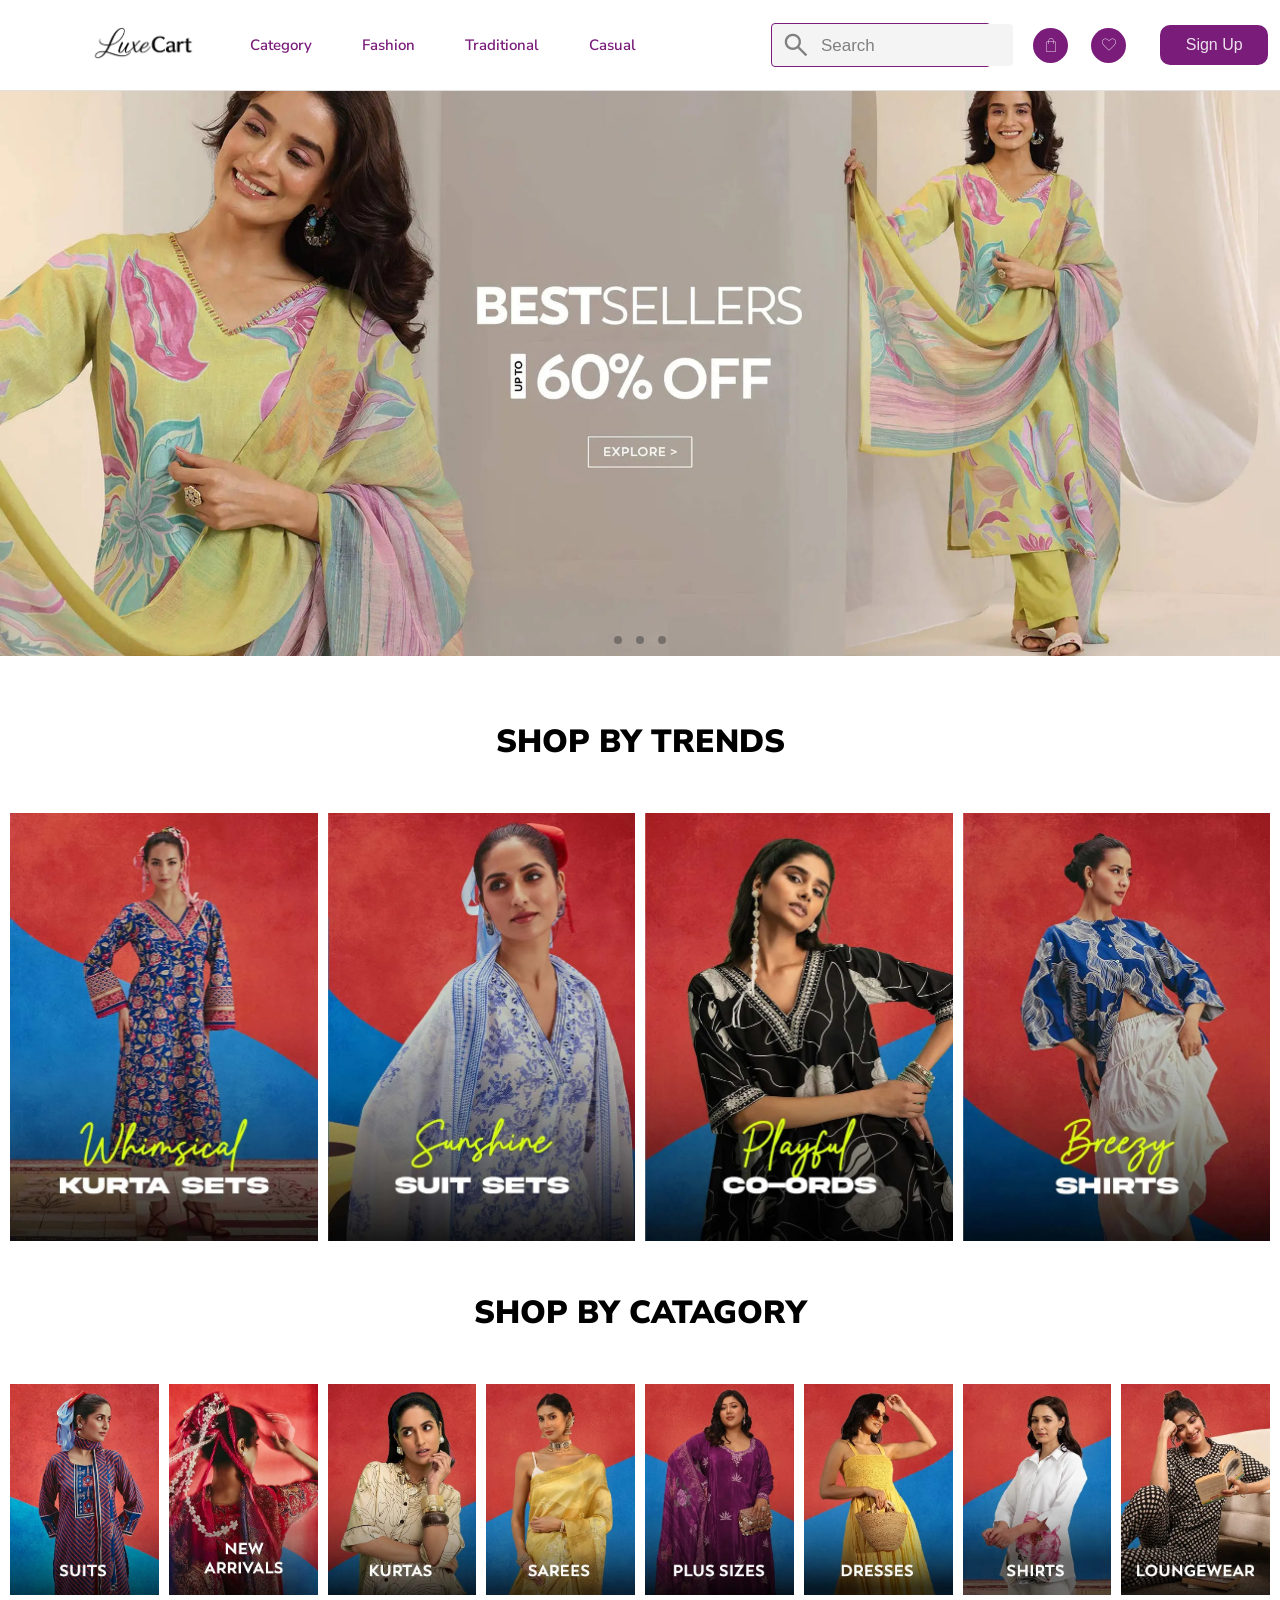
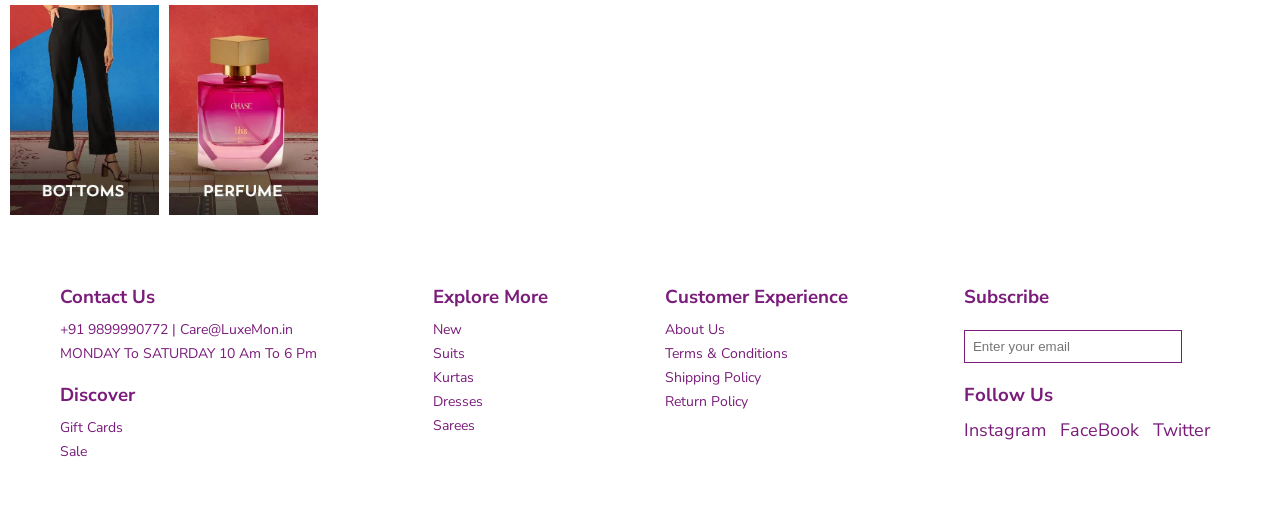
<file: index.html>
<!DOCTYPE html>
<html lang="en">

<head>
    <meta charset="UTF-8">
    <meta name="viewport" content="width=device-width, initial-scale=1.0">
    <title>Womens E-Commerce</title>
</head>
<link rel="preconnect" href="https://fonts.googleapis.com">
<link rel="preconnect" href="https://fonts.gstatic.com" crossorigin>
<link
    href="https://fonts.googleapis.com/css2?family=Bitcount+Single+Ink:wght@100..900&family=Google+Sans:ital,opsz,wght@0,17..18,400..700;1,17..18,400..700&family=Nunito+Sans:ital,opsz,wght@0,6..12,200..1000;1,6..12,200..1000&display=swap"
    rel="stylesheet">
<link href="https://fonts.googleapis.com/css2?family=Poppins:wght@300&display=swap" rel="stylesheet">
<link href="https://fonts.googleapis.com/css2?family=Material+Symbols+Outlined" rel="stylesheet">
<link rel="stylesheet" href="style.css">

<body>
    <div id="NavBar"></div>

    <div class="slider">
        <div class="slides">
            <img src="asset/Slider/slide1.jpg" alt="">
            <img src="asset/Slider/slide2.jpg" alt="">
            <img src="asset/Slider/slide3.jpg" alt="">
            <img src="asset/Slider/slide1.jpg" alt="">

        </div>
        <div class="dots">
            <span></span>
            <span></span>
            <span></span>
        </div>
    </div>



    <h1 Class="Heading">SHOP BY TRENDS</h1>


    <div class="HomeGrids">
        <img src="asset/HomeCardGrid/grid1.jpg" alt="">
        <img src="asset/HomeCardGrid/grid2.jpg" alt="">
        <img src="asset/HomeCardGrid/grid3.jpg" alt="">
        <img src="asset/HomeCardGrid/grid4.jpg" alt="">
    </div>

    <h1 Class="Heading">SHOP BY CATAGORY</h1>


    <div class="HomeGrids">
        <img src="asset/HomeCardGrid/2grid1.jpg" alt="">
        <img src="asset/HomeCardGrid/2grid2.jpg" alt="">
        <img src="asset/HomeCardGrid/2grid3.jpg" alt="">
        <img src="asset/HomeCardGrid/2grid4.jpg" alt="">
        <img src="asset/HomeCardGrid/2grid5.jpg" alt="">
        <img src="asset/HomeCardGrid/2grid6.jpg" alt="">
        <img src="asset/HomeCardGrid/2grid7.jpg" alt="">
        <img src="asset/HomeCardGrid/2grid8.jpg" alt="">
        <img src="asset/HomeCardGrid/2grid9.jpg" alt="">
        <img src="asset/HomeCardGrid/2grid10.jpg" alt="">
    </div>


    <div id="Footer"></div>


  <script src="script.js"></script>
</body>

</html>
</file>
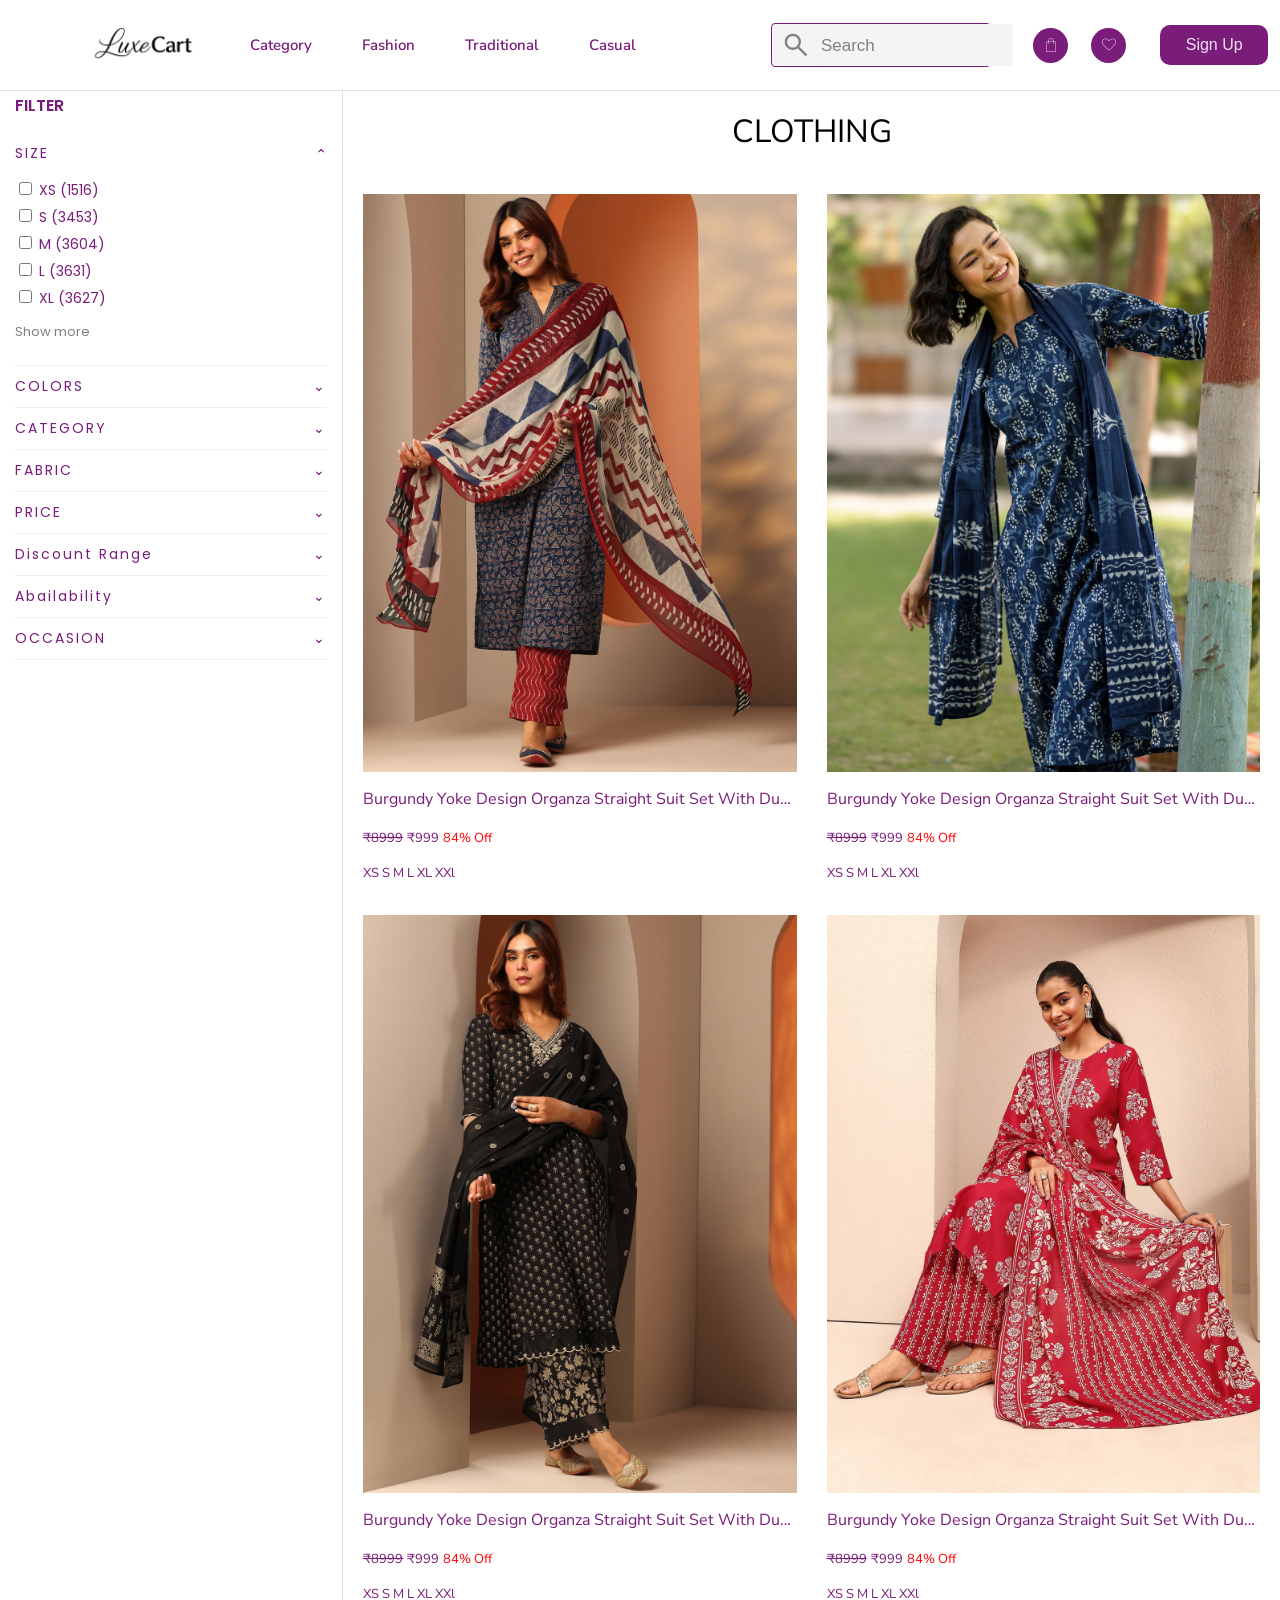
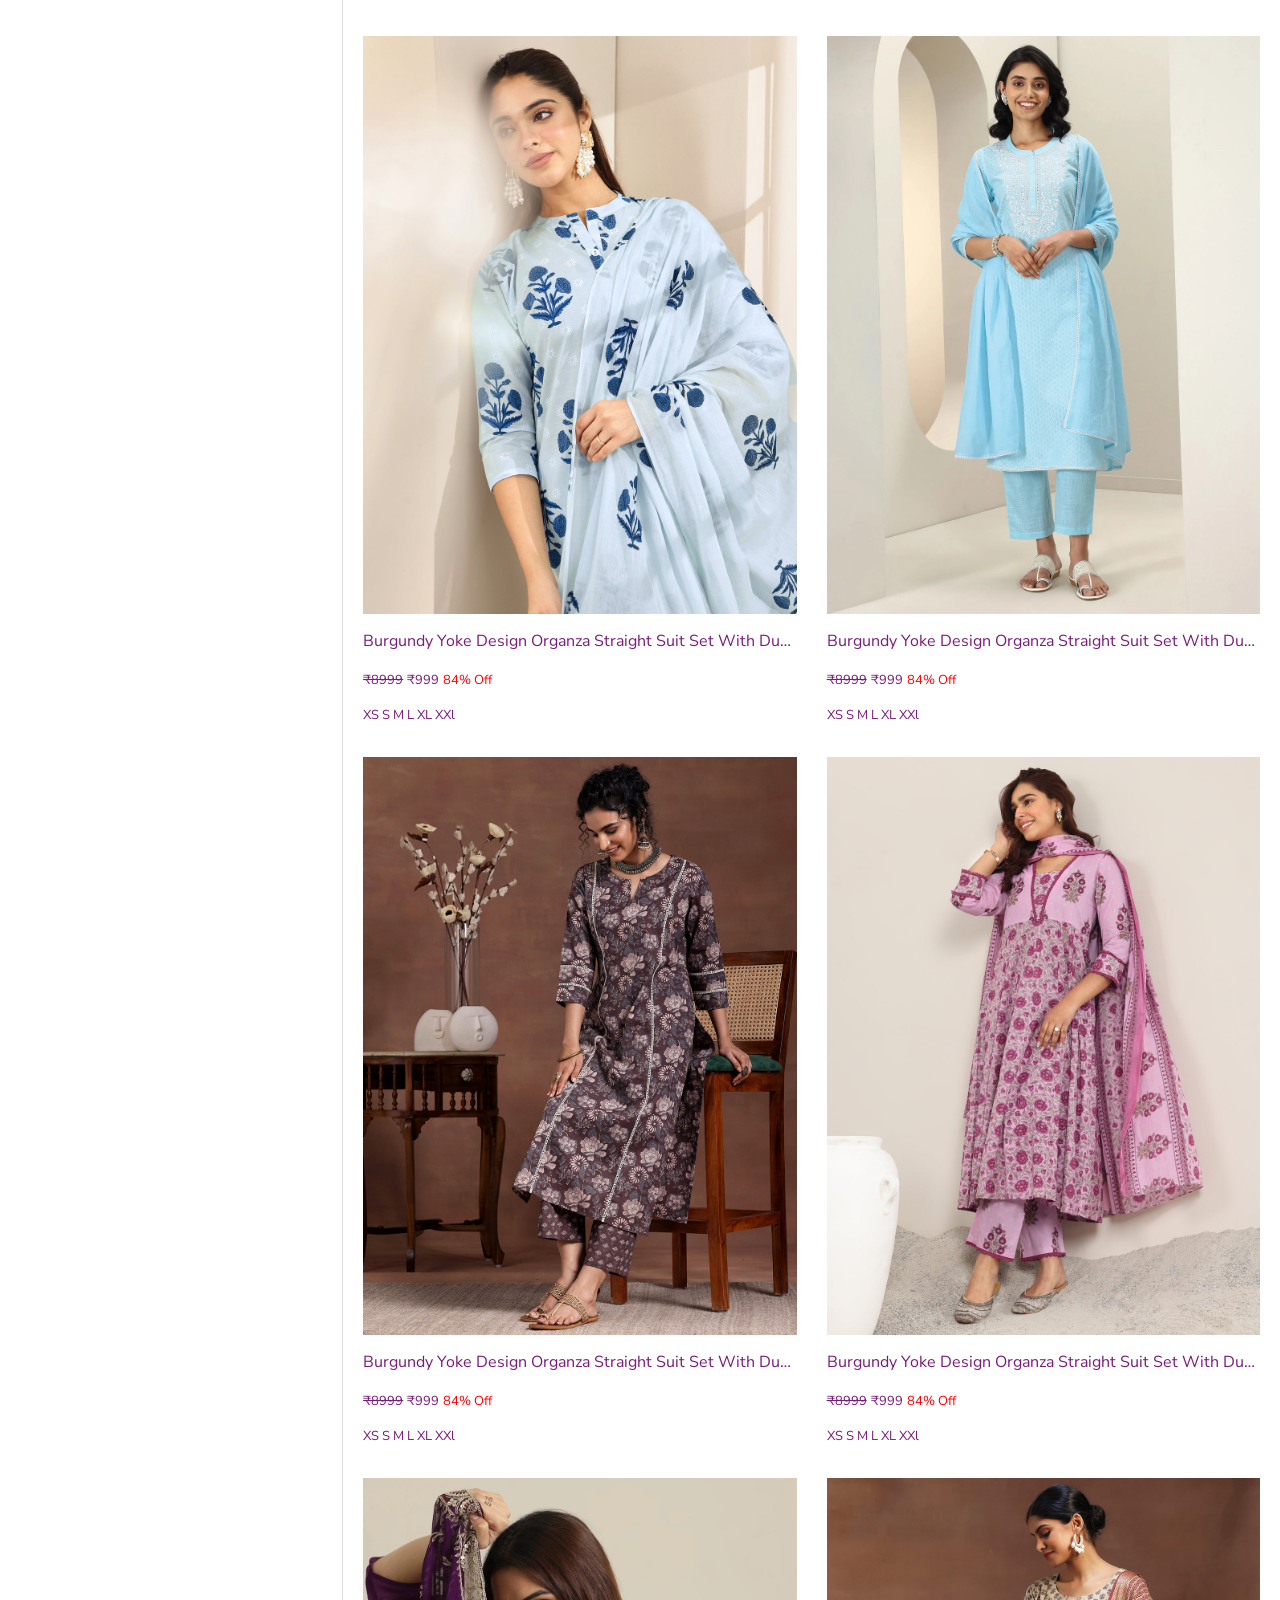
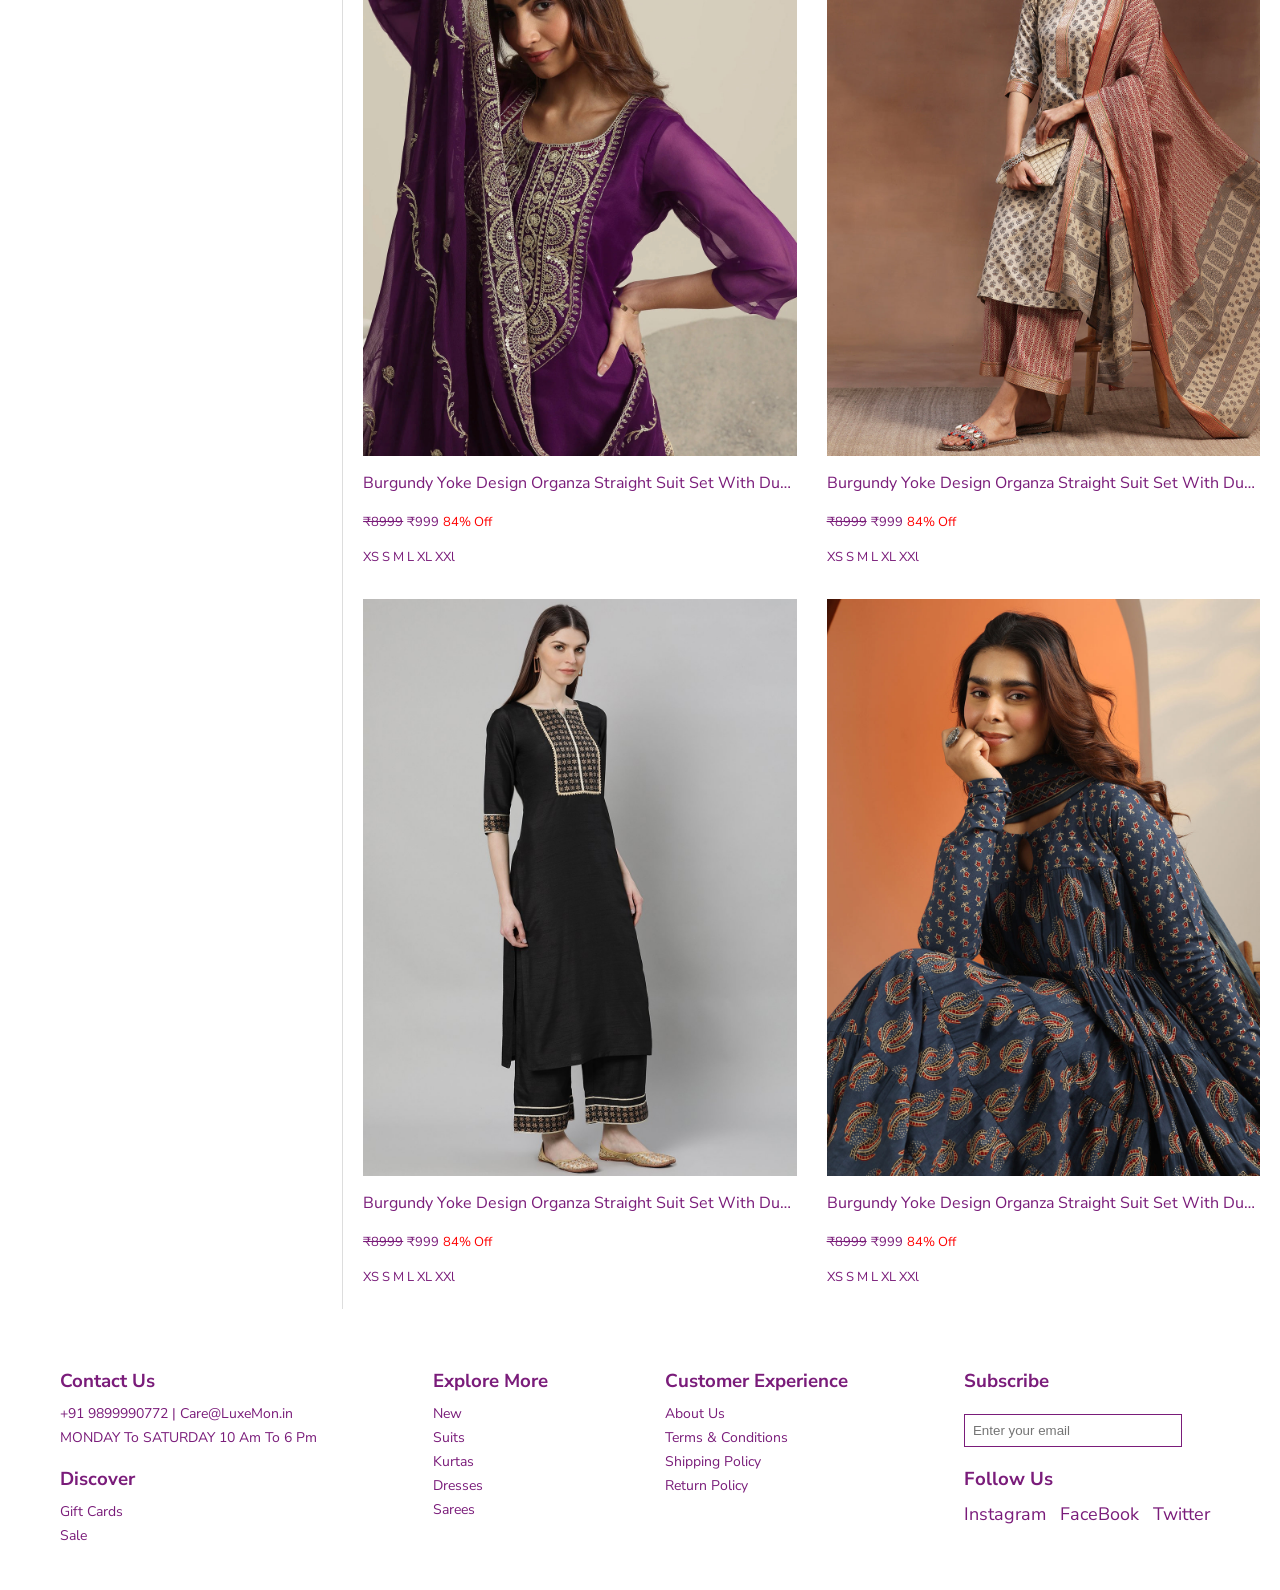
<file: ProductListing.html>
<!DOCTYPE html>
<html lang="en">

<head>
    <meta charset="UTF-8">
    <meta name="viewport" content="width=device-width, initial-scale=1.0">
    <title>Document</title>
    <link rel="stylesheet" href="style.css">

</head>

<body>
    <div id="NavBar"></div>

    <div class="mainsection">
        <div class="filter">

            <div class="filter-title">FILTER</div>

            <div class="section active">
                <div class="header">SIZE</div>
                <div class="content">
                    <label><input type="checkbox"> XS (1516)</label>
                    <label><input type="checkbox"> S (3453)</label>
                    <label><input type="checkbox"> M (3604)</label>
                    <label><input type="checkbox"> L (3631)</label>
                    <label><input type="checkbox"> XL (3627)</label>
                    <p class="more">Show more</p>
                </div>
            </div>

            <div class="section">
                <div class="header">COLORS</div>
                <div class="content">
                    <label><input type="checkbox"> Red</label>
                    <label><input type="checkbox"> Blue</label>
                </div>
            </div>

            <div class="section">
                <div class="header">CATEGORY</div>
                <div class="content">
                    <label><input type="checkbox"> Kurta</label>
                    <label><input type="checkbox"> Saree</label>
                </div>
            </div>

            <div class="section">
                <div class="header">FABRIC</div>
                <div class="content">
                    <label><input type="checkbox"> Cotton</label>
                    <label><input type="checkbox"> Silk</label>
                </div>
            </div>

            <div class="section">
                <div class="header">PRICE</div>
                <div class="content">
                    <label><input type="checkbox">Below 500</label>
                    <label><input type="checkbox">500 - 1000</label>
                    <label><input type="checkbox">1000 - 2000</label>
                    <label><input type="checkbox">2000 - 3000</label>
                    <label><input type="checkbox">3000 - 4000</label>
                    <label><input type="checkbox">
                        < 5000</label>
                </div>
            </div>

            <div class="section">
                <div class="header">Discount Range</div>
                <div class="content">
                    <label><input type="checkbox">
                        < 10% (86,490)</label>
                            <label><input type="checkbox">10% and above (1,093,807)</label>
                            <label><input type="checkbox">20% and above (1,069,909)</label>
                            <label><input type="checkbox">30% and above (1,040,065)</label>
                            <label><input type="checkbox">40% and above (994,661)</label>
                </div>
            </div>

            <div class="section">
                <div class="header">Abailability</div>
                <div class="content">
                    <label><input type="checkbox">
                        In stock (4621) </label>
                    <label><input type="checkbox">Out of stock (2526)</label>
                </div>
            </div>


                <div class="section">
                    <div class="header">OCCASION</div>
                    <div class="content">
                        <label><input type="checkbox">Festive Wear</label>
                        <label><input type="checkbox">Casual Wear</label>
                        <label><input type="checkbox">Work Wear</label>
                        <label><input type="checkbox">Party Wear</label>
                        <label><input type="checkbox">Daily Wear</label>
                    </div>
                </div>
        </div>


        <div class="ProductListing">
            <h1 class="Heading2">CLOTHING</h1>


            <div class="Prod">
            <a href="ProductPage.html" class="productlink">
                <div class="MainProd">
                    <img src="asset/Product/Dress1.jpg" alt=""> 
                    <p class="pdec">Burgundy Yoke Design Organza Straight Suit Set With Dupatta</p>
                    <p> <span class="Price">₹8999</span>  <span class="salePrice">₹999</span> <span class="SalePercent">84% Off</span> </p>
                    <p class="SaleSize"> XS  S  M  L  XL  XXl </p>
                </div>
            </a>


            <a href="ProductPage.html" class="productlink">
                <div class="MainProd">
                    <img src="asset/Product/Dress2.jpg" alt=""> 
                    <p class="pdec">Burgundy Yoke Design Organza Straight Suit Set With Dupatta</p>
                    <p> <span class="Price">₹8999</span>  <span class="salePrice">₹999</span> <span class="SalePercent">84% Off</span> </p>
                    <p class="SaleSize"> XS  S  M  L  XL  XXl </p>
                </div>
            </a>


            <a href="ProductPage.html" class="productlink">
                <div class="MainProd">
                    <img src="asset/Product/Dress3.jpg" alt=""> 
                    <p class="pdec">Burgundy Yoke Design Organza Straight Suit Set With Dupatta</p>
                    <p> <span class="Price">₹8999</span>  <span class="salePrice">₹999</span> <span class="SalePercent">84% Off</span> </p>
                    <p class="SaleSize"> XS  S  M  L  XL  XXl </p>
                </div>
            </a>


            <a href="ProductPage.html" class="productlink">
                <div class="MainProd">
                    <img src="asset/Product/Dress4.jpg" alt=""> 
                    <p class="pdec">Burgundy Yoke Design Organza Straight Suit Set With Dupatta</p>
                    <p> <span class="Price">₹8999</span>  <span class="salePrice">₹999</span> <span class="SalePercent">84% Off</span> </p>
                    <p class="SaleSize"> XS  S  M  L  XL  XXl </p>
                </div>
            </a>


            <a href="ProductPage.html" class="productlink">
                <div class="MainProd">
                    <img src="asset/Product/Dress5.jpg" alt=""> 
                    <p class="pdec">Burgundy Yoke Design Organza Straight Suit Set With Dupatta</p>
                    <p> <span class="Price">₹8999</span>  <span class="salePrice">₹999</span> <span class="SalePercent">84% Off</span> </p>
                    <p class="SaleSize"> XS  S  M  L  XL  XXl </p>
                </div>
            </a>


            <a href="ProductPage.html" class="productlink">
                <div class="MainProd">
                    <img src="asset/Product/Dress6.jpg" alt=""> 
                    <p class="pdec">Burgundy Yoke Design Organza Straight Suit Set With Dupatta</p>
                    <p> <span class="Price">₹8999</span>  <span class="salePrice">₹999</span> <span class="SalePercent">84% Off</span> </p>
                    <p class="SaleSize"> XS  S  M  L  XL  XXl </p>
                </div>
            </a>


            <a href="ProductPage.html" class="productlink">
                <div class="MainProd">
                    <img src="asset/Product/Dress7.jpg" alt=""> 
                    <p class="pdec">Burgundy Yoke Design Organza Straight Suit Set With Dupatta</p>
                    <p> <span class="Price">₹8999</span>  <span class="salePrice">₹999</span> <span class="SalePercent">84% Off</span> </p>
                    <p class="SaleSize"> XS  S  M  L  XL  XXl </p>
                </div>
            </a>


            <a href="ProductPage.html" class="productlink">
                <div class="MainProd">
                    <img src="asset/Product/Dress8.jpg" alt=""> 
                    <p class="pdec">Burgundy Yoke Design Organza Straight Suit Set With Dupatta</p>
                    <p> <span class="Price">₹8999</span>  <span class="salePrice">₹999</span> <span class="SalePercent">84% Off</span> </p>
                    <p class="SaleSize"> XS  S  M  L  XL  XXl </p>
                </div>
            </a>


            <a href="ProductPage.html" class="productlink">
                <div class="MainProd">
                    <img src="asset/Product/Dress9.jpg" alt=""> 
                    <p class="pdec">Burgundy Yoke Design Organza Straight Suit Set With Dupatta</p>
                    <p> <span class="Price">₹8999</span>  <span class="salePrice">₹999</span> <span class="SalePercent">84% Off</span> </p>
                    <p class="SaleSize"> XS  S  M  L  XL  XXl </p>
                </div>
            </a>


            <a href="ProductPage.html" class="productlink">
                <div class="MainProd">
                    <img src="asset/Product/Dress10.jpg" alt=""> 
                    <p class="pdec">Burgundy Yoke Design Organza Straight Suit Set With Dupatta</p>
                    <p> <span class="Price">₹8999</span>  <span class="salePrice">₹999</span> <span class="SalePercent">84% Off</span> </p>
                    <p class="SaleSize"> XS  S  M  L  XL  XXl </p>
                </div>
            </a>

               <a href="ProductPage.html" class="productlink">
                <div class="MainProd">
                    <img src="asset/Product/Dress11.jpg" alt=""> 
                    <p class="pdec">Burgundy Yoke Design Organza Straight Suit Set With Dupatta</p>
                    <p> <span class="Price">₹8999</span>  <span class="salePrice">₹999</span> <span class="SalePercent">84% Off</span> </p>
                    <p class="SaleSize"> XS  S  M  L  XL  XXl </p>
                </div>
            </a>


               <a href="ProductPage.html" class="productlink">
                <div class="MainProd">
                    <img src="asset/Product/Dress12.jpg" alt=""> 
                    <p class="pdec">Burgundy Yoke Design Organza Straight Suit Set With Dupatta</p>
                    <p> <span class="Price">₹8999</span>  <span class="salePrice">₹999</span> <span class="SalePercent">84% Off</span> </p>
                    <p class="SaleSize"> XS  S  M  L  XL  XXl </p>
                </div>
            </a>
                
               
            </div>
        </div>
    </div>

    <div id="Footer"></div>

    <script src="script.js"></script>

</body>

</html>
</file>
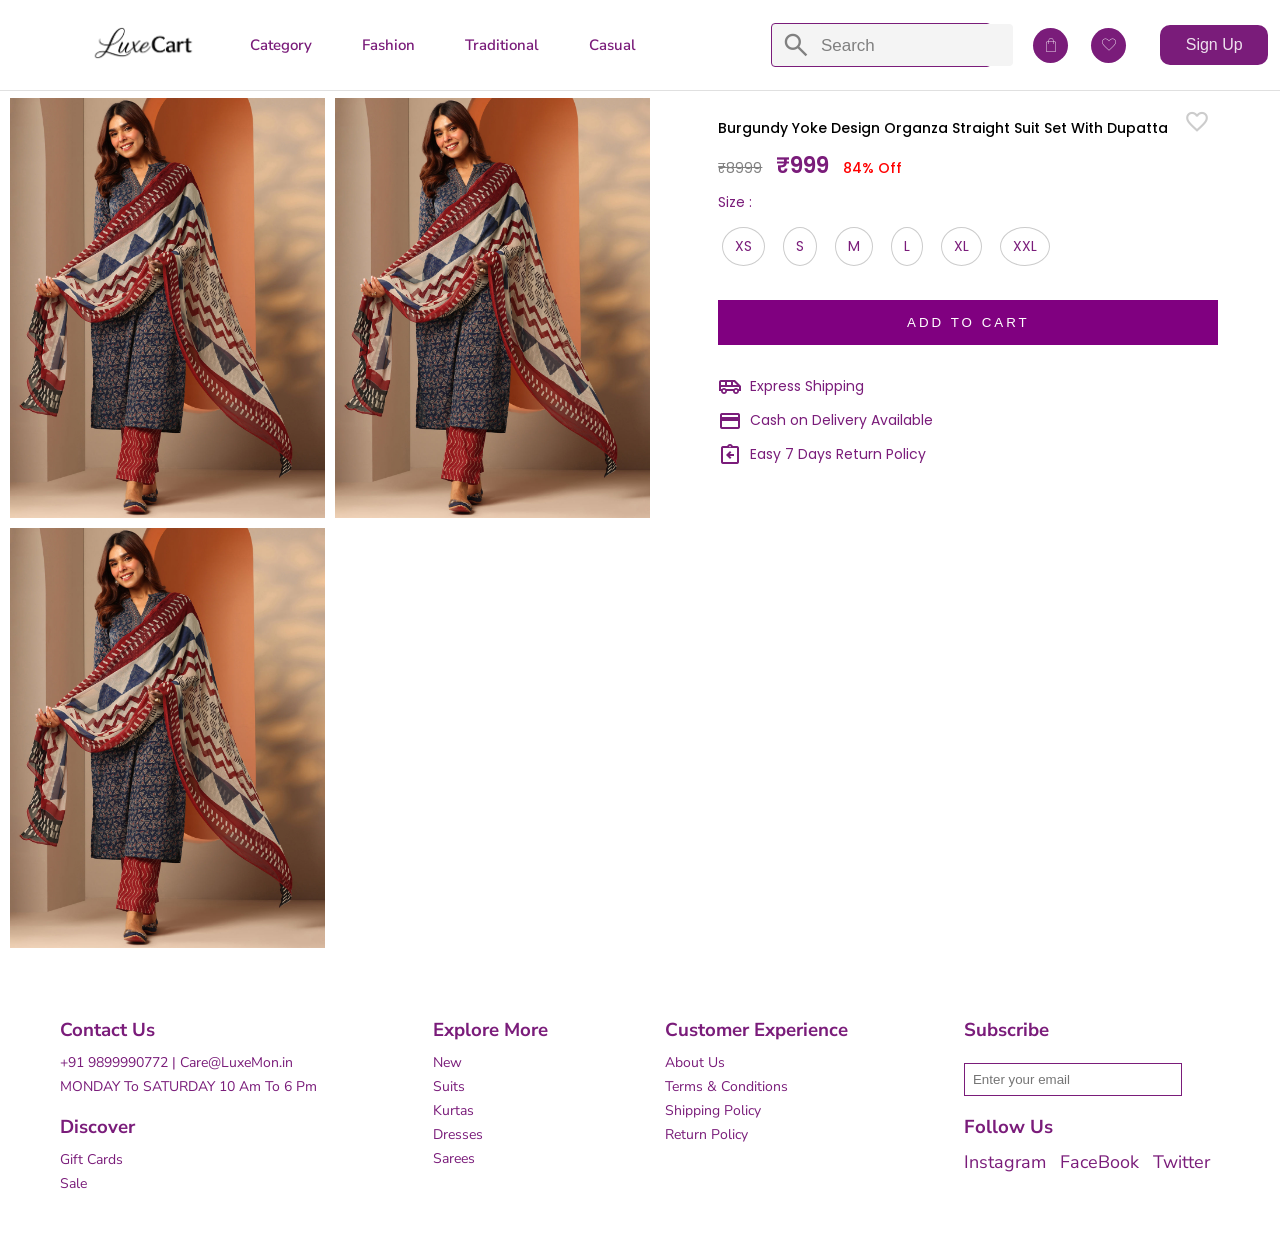
<file: ProductPage.html>
<!DOCTYPE html>
<html lang="en">

<head>
    <meta charset="UTF-8">
    <meta name="viewport" content="width=device-width, initial-scale=1.0">
    <title>Document</title>
    <link rel="stylesheet" href="style.css">

</head>

<body>
    <div id="NavBar"></div>

    <div class="prodsec">
        <div class="prodimgs">
            <img src="asset/Product/Dress1.jpg" alt="">
            <img src="asset/Product/Dress1.jpg" alt="">
            <img src="asset/Product/Dress1.jpg" alt="">
        </div>

        <div class="prodinfo">
            <p class="prodname">Burgundy Yoke Design Organza Straight Suit Set With Dupatta</p>
            <div class="wishlist">
                <span class="material-symbols-outlined">favorite</span>
            </div>
            <p> <span class="prodPrice">₹8999</span> <span class="prodsalePrice">₹999</span> <span
                    class="prodSalePercent">84% Off</span> </p>
            <p> Size : </p>
            <p class="prodSaleSize">
                <span>XS</span>
                <span>S</span>
                <span>M</span>
                <span>L </span>
                <span>XL</span>
                <span>XXL</span>
            </p>
            <button class="Addtocart">ADD TO CART</button>

            <p><span class="material-symbols-outlined">airport_shuttle</span>Express Shipping</p>
            <p><span class="material-symbols-outlined">credit_card</span>Cash on Delivery Available</p>
            <p><span class="material-symbols-outlined">assignment_return</span>Easy 7 Days Return Policy</p>
        </div>
    </div>



    <div id="Footer"></div>

    <script src="script.js"></script>

</body>

</html>
</file>
<file: style.css>
body {
    margin: 0;
    padding: 0;
    background-color: #ffffff;
    font-family:  "Nunito Sans", sans-serif;
    color : #7a1c7a
}

.NavBar {
    background-color: #ffffff;
    position: fixed;
    top: 0;
    left: 0;
    width: 100%;
    z-index: 1000;
    height: 10vh;
    display: flex;
    align-items: center;
    justify-content: space-between;
    justify-content: space-around;
    border-bottom: 1px solid #e0e0e0;
}

.NavBar > ul:nth-child(1) {
    display: flex;
    gap : 10px;
    align-items: center;
}

.NavBar > ul:nth-child(1) > li {
    margin: 10px;
    padding: 10px;
    font-weight: 600;
    /* color: black; */
    list-style: none;
    font-size: 15px;
    transition: all 0.3s ease;

}

.SearchMain {
    height: 40px;
    border-radius: 4px;
    width: 18vw;
    border: none;
    /* color: black; */
    font-weight: 100;
    font-size: 15px;
    outline: none;
    background-color: #f4f4f4;

}

.SearchMain::placeholder{
    font-weight: 100;
    color: gray;
    /* text-align: 1; */
    font-size: 17px;
    
}
.search-box > span{
/* position: absolute; */
/* color: gray; */
height: 30px;
font-weight: lighter;
font-size: 30px;
margin-left: 4%;
color: gray;

}

.search-box{
margin: 10%;
/* margin-left: 30%;     */
display: flex;
align-items:center;
/* border: 2px solid #e0e0e0; */
border-radius: 4px;
background-color: #f4f4f4;
border: 1px solid #7a1c7a;
}


.SigninButton {
  color: rgba(255, 255, 255, 0.871);
height: 40px;
font-weight: lighter;
font-size: 16px;
border: none;
border-radius: 10px;
margin: 10%;
width: 12vh;
background-color: #7a1c7a;
    transition: all 0.3s ease;
    cursor: pointer;


}


.cart span {
    font-size: 20px;
    font-weight: 100;
    color: white;
    cursor: pointer;
    background-color: #7a1c7a;
    height: 35px;
    width: 35px;
    display: flex;
    align-items: center;
    justify-content: center;
    border-radius: 50%;
    transition: all 0.3s ease;

}

.NavBar > ul:nth-child(2) {
    display: flex;
    justify-content: center;
    gap :1%;
    align-items: center;
    
}

.NavBar > ul:nth-child(2) > li {
    margin: 5px;
    font-weight: 600;
    list-style: none;
    font-size: 15px;
}

.cart span:hover {
    background: white;
    color: #7a1c7a;
    transform: scale(1.1);
    box-shadow: 0 0 10px rgba(0,0,0,0.2);
}

.SigninButton:hover {
    background: white;
    color: #7a1c7a;
    transform: scale(1.1);
    box-shadow: 0 0 10px rgba(0,0,0,0.2);
}


.NavBar > ul:nth-child(1) > li:hover {
     color: #ae29ae;
    transform: translateY(-2px);
}


.category {
    position: relative;
    cursor: pointer;
}
.dropdown {
    position: absolute;
    top: 100%;
    left: 0;
    /* width: 200px; */
    background: white;
    border: 1px solid #e6e6e6;
    box-shadow: 0 4px 10px rgba(0,0,0,0.1);
    padding: 10px;
    color: black;
    display: none;
    border-radius: 6px;
    
}

.dropdown > div > a {
    text-decoration: none;
    color: black;
}



.dropdown > div > a:hover {
    text-decoration: underline;
}

.category:hover .dropdown{
    display: flex;
    gap : 50px;
}





.logo{
    height: 40px;
}
.slider {
    width: 100%;   
    margin-top: 50px;
    overflow: hidden;
}

.slides {
    display: flex;
    animation: slide 15s infinite ease-in-out;
}

.slides img {
    width: 100vw;    
    
    object-fit: cover;
    flex-shrink: 0; 
}
@keyframes slide {

    0%   { transform: translateX(0); }
    20%  { transform: translateX(0); }

    25%  { transform: translateX(-100vw); }
    45%  { transform: translateX(-100vw); }

    50%  { transform: translateX(-200vw); }
    70%  { transform: translateX(-200vw); }

    75%  { transform: translateX(0); }
    100% { transform: translateX(0); }
}

.dots {
    position: relative;
    bottom: 25px;
    width: 100%;
    text-align: center;
}

.dots span {
    height: 8px;
    width: 8px;
    margin: 5px;
    background: rgb(65, 64, 64);
    border-radius: 50%;
    display: inline-block;
    opacity: 0.5;
}

 
.dots span:nth-child(1) {
    animation: dot1 15s infinite;
}

 
.dots span:nth-child(2) {
    animation: dot2 15s infinite;
}

 
.dots span:nth-child(3) {
    animation: dot3 15s infinite;
}
 
@keyframes dot1 {
    0%, 20% { opacity: 1; }
    25%, 100% { opacity: 0.5; }
}
 
@keyframes dot2 {
    0%, 24% { opacity: 0.5; }
    25%, 45% { opacity: 1; }
    50%, 100% { opacity: 0.5; }
}
 
@keyframes dot3 {
    0%, 49% { opacity: 0.5; }
    50%, 70% { opacity: 1; }
    75%, 100% { opacity: 0.5; }
}


.Heading {
    display: flex;
    justify-content: center;
    align-items: center;
    font-weight: 900;
    margin: 40px;
    color: black;
}

.HomeGrids {
    display: grid;
    grid-template-columns: repeat(auto-fit, minmax(140px, 1fr));
    gap: 10px;
    padding: 10px;
}



.HomeGrids img {
    width: 100%;
    height: auto;
    display: block;
}

.searchdropdown {
    position: absolute;
    top: 101%; 
    width: 18vw;
    background: white;
    box-shadow: 0 4px 10px rgba(0,0,0,0.1);
    border-radius: 2px;

    opacity: 0;
    visibility: hidden;
    transform: translateY(10px);

    transition: all 0.3s ease;
}


.searchdropdown >h3 {
   background-color: #878787;
   margin: 0;
   height: 25px;
   color: black;
    
}

.searchdropdown > div {
    display: flex;
    align-items: center;
    gap: 10px;
   /* padding: 3px;  */
    border-bottom: 1px solid #e0e0e0;

}

.searchdropdown > div > p{
   font-size: small;
   cursor: pointer;

}

.searchdropdown > div > span{
   font-size: medium;
   margin-left: 2px;

}

.search-box:hover .searchdropdown{
    opacity: 1;
    visibility: visible;
    transform: translateY(0);
    color: black;
}



.footer {
    background-color: #ffffff; 
    padding: 40px 60px;
    font-family: 'Nunito Sans', sans-serif;
}

.footer-container {
    display: flex;
    justify-content: space-between;
    flex-wrap: wrap;
    gap: 40px;
}

.footer h3 {
    color: #7a1c7a;
    margin-bottom: 10px;
}

.footer p {
    color: #7a1c7a;
    font-size: 14px;
    margin: 5px 0;
    cursor: pointer;
}

.footer p:hover {
    text-decoration: underline;
}


.footer input {
    padding: 8px;
    border: 1px solid #7a1c7a;
    background: transparent;
    margin-top: 10px;
    width: 200px;
}

.social span {
    margin-right: 10px;
    font-size: 18px;
    cursor: pointer;
}




.filter {
    width: 25vw;
    padding: 15px;
    border-right: 1px solid #ddd;
    font-family: Poppins, sans-serif;
    margin-top: 78px;
}

.filter-title {
    font-weight: 600;
    margin-bottom: 15px;
}

.section {
    border-bottom: 1px solid #eee;
    padding: 10px 0;
    
}

.header {
    font-size: 14px;
    letter-spacing: 2px;
    cursor: pointer;
    position: relative;
}

.header::after {
    content: "⌄";
    position: absolute;
    right: 0;
    transition: 0.3s;
}

.section.active .header::after {
    transform: rotate(180deg);
}

.content {
    display: none;
    padding-top: 10px;
}

.section.active .content {
    display: block;
}

.content label {
    display: block;
    margin: 5px 0;
    font-size: 14px;
}

.more {
    font-size: 13px;
    color: gray;
    cursor: pointer;
}

.price-range {
    display: flex;
    justify-content: space-between;
    font-size: 13px;
    margin-bottom: 10px;
}


.mainsection {
    display: flex;
    /* flex-direction: column; */

}

.Heading2 {
    margin-top: 110px;
    display: flex;
    justify-content: center;
    align-items: center;
    font-weight: 400;
    color: black;
    text-align: center;
}
.ProductListing{
    width:75vw ;
}


.Prod {
    display: grid;
    grid-template-columns: repeat(auto-fit, minmax(300px, 1fr));
    gap: 10px;
    padding: 10px;
}



.MainProd img {
    width: 100%;
    height: auto;
    display: block;
}

.MainProd {
    margin: 10px;

}

.SalePercent {
    color: red;
    font-size: small;
}

.SaleSize {
    font-size: small;
}

.salePrice {
      font-size: small;

}

.Price {
    text-decoration: line-through;
      font-size: small;

}

.pdec {
    font-size: medium;
     white-space: nowrap;
      overflow: hidden;      
    text-overflow: ellipsis;
}

.productlink {
    text-decoration: none;
    color: inherit;
    display: block;
}

a {
    text-emphasis: none;
}

.prodsec {
    margin-top: 88px;
    display: flex;
    gap: 3%;
    
}
.prodimgs {
    width:50vw;
}


.prodimgs {
    display: grid;
    grid-template-columns: repeat(auto-fit, minmax(300px, 1fr));
    gap: 10px;
    padding: 10px;
}



.prodimgs img {
    width: 100%;
    height: auto;
    display: block;
}

.prodinfo {
    width: 50vw;
}
.prodname {
    margin-top: 4px;
    font-size: 28px;
    font-weight: 650;
    color: black;
}

.prodinfo {
    max-width: 500px;
    font-family: Poppins, sans-serif;
    padding: 20px;
    position: relative;
}

/* Product Name */
.prodname {
    font-size: 26px;
    font-weight: 500;
    margin-bottom: 10px;
}

/* Price */
.prodPrice {
    text-decoration: line-through;
    color: gray;
    margin-right: 10px;
}

.prodsalePrice {
    font-size: 22px;
    font-weight: 600;
    margin-right: 10px;
}

.prodSalePercent {
    color: red;
    font-weight: 500;
}

/* Sizes */
.prodSaleSize {
    display: flex;
    gap: 10px;
    margin: 20px 0 20px;
}

.prodSaleSize span {
    border: 1px solid #ccc;
    padding: 8px 12px;
    border-radius: 50%;
    cursor: pointer;
    margin: 4px;
}

.prodSaleSize span.active {
    background: purple;
    color: white;
    border: none;
}

.Addtocart {
    width: 100%;
    padding: 15px;
    background: purple;
    color: white;
    border: none;
    letter-spacing: 3px;
    font-weight: 500;
    cursor: pointer;
    margin: 20px 0;
}

.prodinfo p {
    margin: 10px 0;
    font-size: 14px;
}

/* Icons */
.material-symbols-outlined {
    vertical-align: middle;
    margin-right: 8px;
}

/* Wishlist Heart */
.wishlist {
    position: absolute;
    right: 20px;
    top: 20px;
    cursor: pointer;
}

.wishlist span {
    font-size: 26px;
    color: #ccc;
    transition: 0.3s;
}

/* Hover + Active */
.wishlist span:hover {
    color: red;
}

.wishlist.active span {
    color: red;
}








@media screen and (max-width: 600px) {

    .Heading {
    display: flex;
    justify-content: center;
    align-items: center;
    font-weight: 900;
    margin: 20px;
    color: black;
    font-size: large;
}
.slides img {
    width: 100vw;    
    height: 30vh;
    object-fit: cover;
    flex-shrink: 0; 
}
/* 
.dots {
    position: absolute;
    bottom: 430px;
    width: 100%;
    text-align: center;
} */



.NavBar {
    background-color: #ffffff;
    position: fixed;
    top: 0;
    left: 0;
    width: 100%;
    z-index: 1000;
    height: 10vh;
    display: flex;
    align-items: center;
    justify-content: space-between;
    justify-content: space-around;
    border-bottom: 1px solid #e0e0e0;
}



}
</file>
